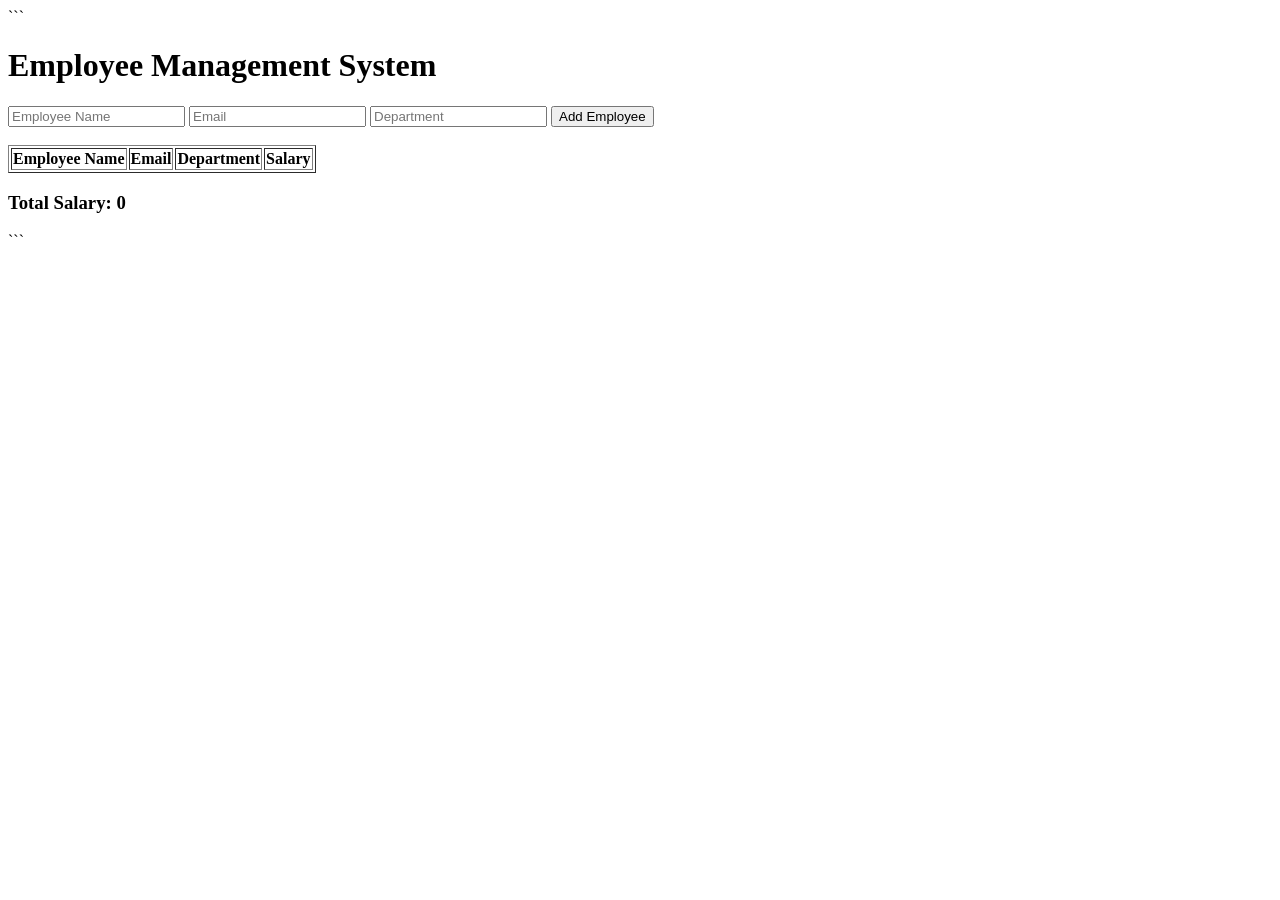
<file: 29-9-2026/index.html>
<!DOCTYPE html>

<html>
<head>
    <title>Employee Management System</title>
</head>
<body>

```
<h1>Employee Management System</h1>

<form id="employeeForm">

    <input type="text" id="name" placeholder="Employee Name" required>
    <input type="email" id="email" placeholder="Email" required>
    <input type="text" id="department" placeholder="Department" required>

    <button type="submit">Add Employee</button>

</form>

<br>

<table border="1">
    <tr>
        <th>Employee Name</th>
        <th>Email</th>
        <th>Department</th>
        <th>Salary</th>
    </tr>

    <tbody id="employeeTable"></tbody>
</table>

<h3>Total Salary: <span id="totalSalary">0</span></h3>

<script src="script.js"></script>
```

</body>
</html>
</file>
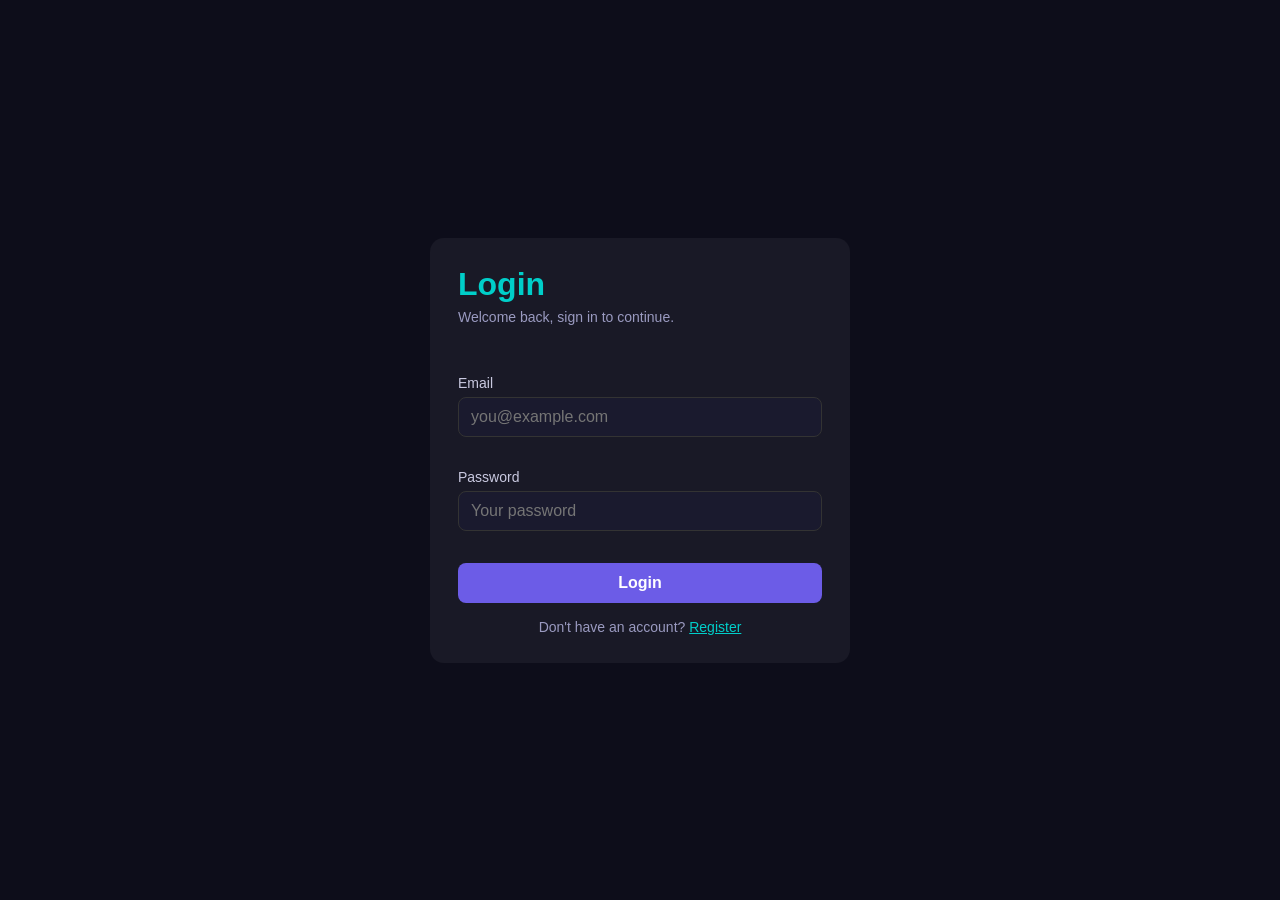
<file: JS-DOM-Manipulation-Exercise/index.html>
<!DOCTYPE html>
<html lang="en">
<head>
  <meta charset="UTF-8">
  <meta name="viewport" content="width=device-width, initial-scale=1.0">
  <title>Login</title>
  <link rel="stylesheet" href="style.css">
</head>
<body>
  <div class="card">
    <h1>Login</h1>
    <p class="subtitle">Welcome back, sign in to continue.</p>

    <p id="form-message" class="message"></p>

    <form id="login-form" novalidate>
      <div class="field">
        <label for="email">Email</label>
        <input type="email" id="email" placeholder="you@example.com">
        <p id="email-error" class="error"></p>
      </div>

      <div class="field">
        <label for="password">Password</label>
        <input type="password" id="password" placeholder="Your password">
        <p id="password-error" class="error"></p>
      </div>

      <button type="submit">Login</button>
    </form>

    <p class="switch">Don't have an account? <a href="register.html">Register</a></p>
  </div>

  <script src="storage.js"></script>
  <script src="login.js"></script>
</body>
</html>
</file>
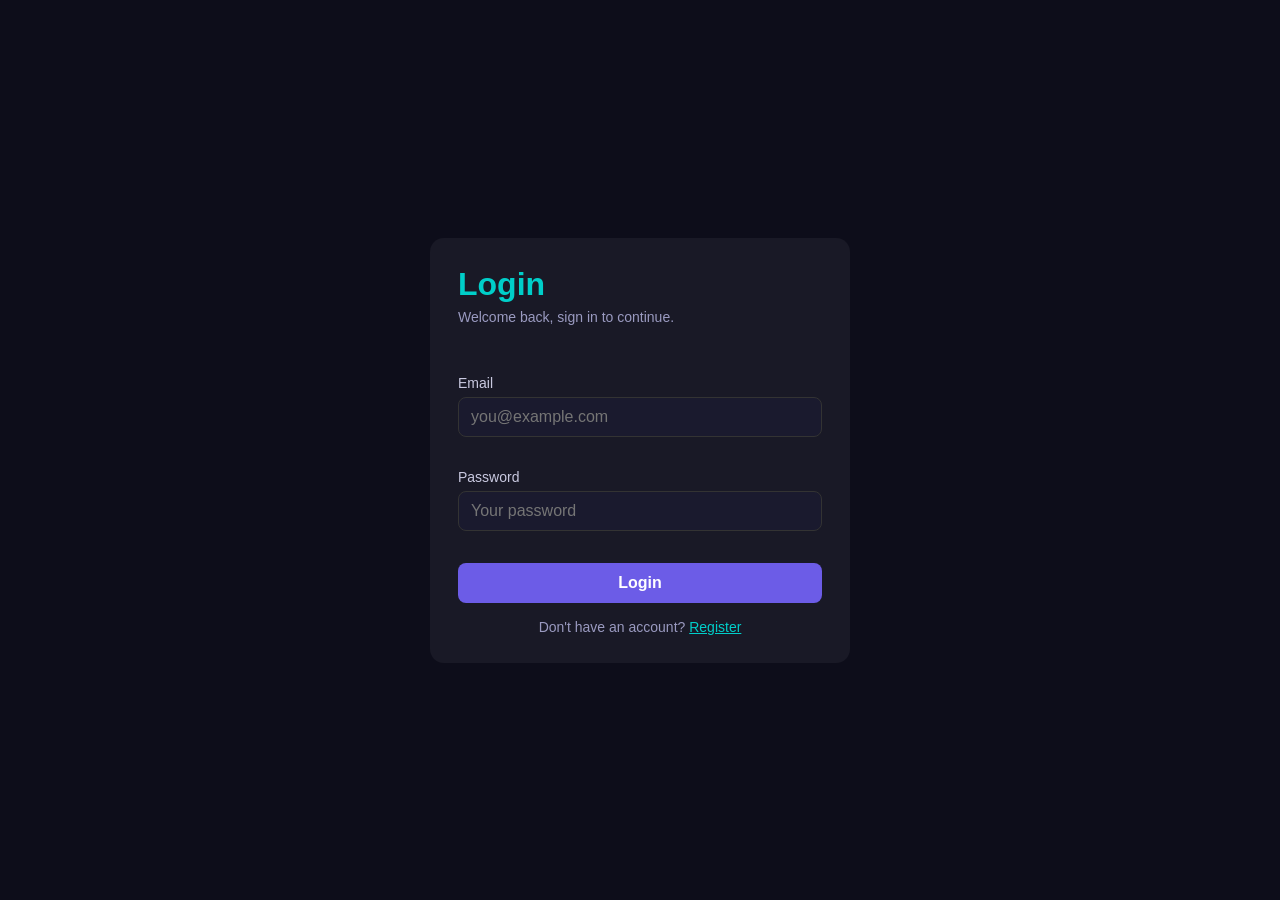
<file: JS-DOM-Manipulation-Exercise/admin.html>
<!DOCTYPE html>
<html lang="en">
<head>
  <meta charset="UTF-8">
  <meta name="viewport" content="width=device-width, initial-scale=1.0">
  <title>Admin Dashboard</title>
  <link rel="stylesheet" href="style.css">
</head>
<body>
  <div class="card wide">
    <div class="top-bar">
      <h1>Admin Dashboard</h1>
      <div>
        <a href="dashboard.html" class="checklist-link">Mission Checklist</a>
        <button id="logout-btn" class="logout-btn">Logout</button>
      </div>
    </div>

    <p class="subtitle" id="admin-info"></p>
    <p class="subtitle" id="users-count"></p>

    <div class="table-wrap">
      <table>
        <thead>
          <tr>
            <th>#</th>
            <th>Name</th>
            <th>Email</th>
            <th>Role</th>
          </tr>
        </thead>
        <tbody id="users-table"></tbody>
      </table>
    </div>
  </div>

  <script src="storage.js"></script>
  <script src="admin.js"></script>
</body>
</html>
</file>
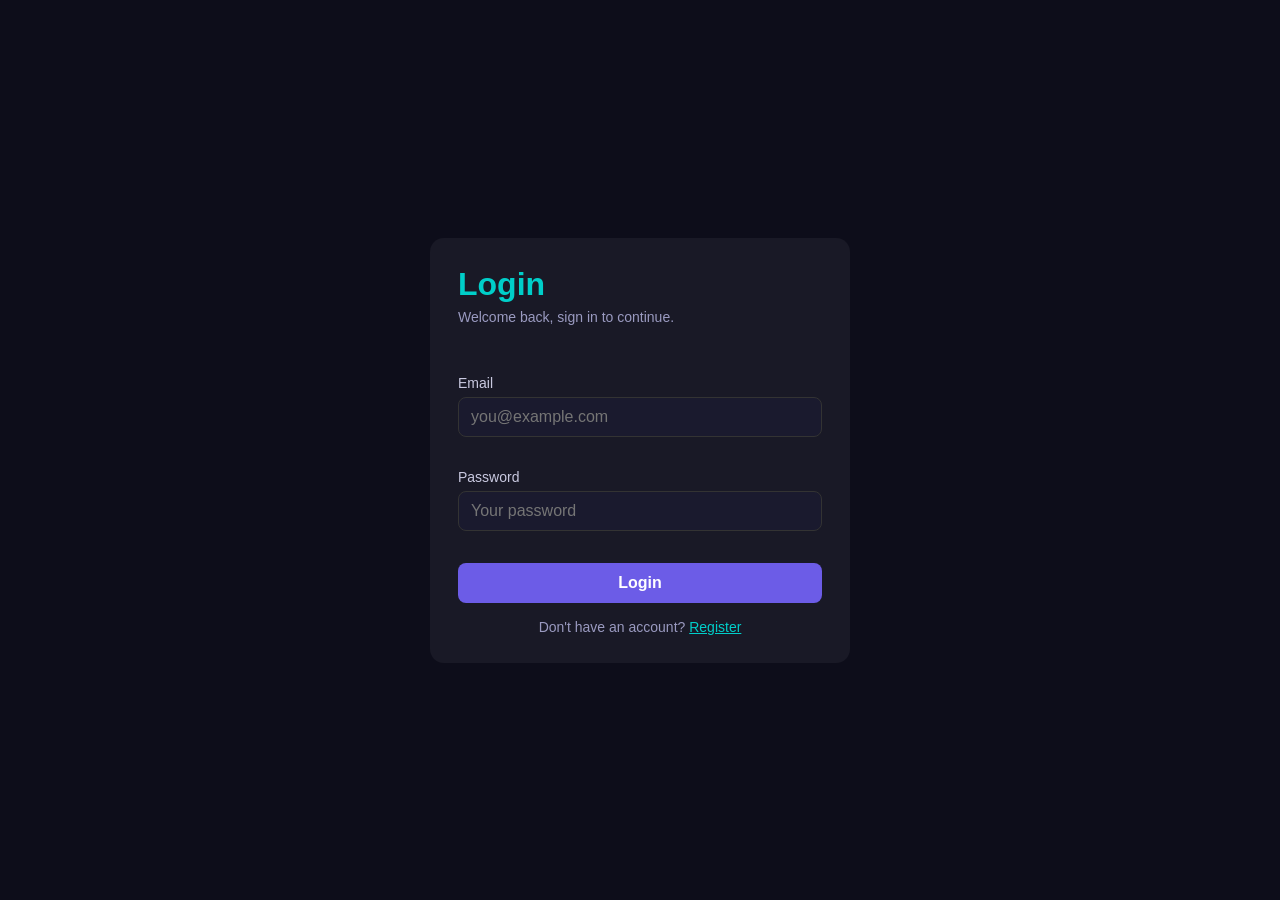
<file: JS-DOM-Manipulation-Exercise/dashboard.html>
<!DOCTYPE html>
<html lang="en">
<head>
  <meta charset="UTF-8">
  <meta name="viewport" content="width=device-width, initial-scale=1.0">
  <title>Mission Checklist</title>
  <style>
    * { margin: 0; padding: 0; box-sizing: border-box; }
    body { font-family: 'Segoe UI', Arial, sans-serif; background: #0d0d1a; color: #f4f4f8; padding: 40px 16px; }
    .app { max-width: 520px; margin: 0 auto; background: rgba(255,255,255,0.05); border-radius: 14px; padding: 28px; }
    h1 { color: #00CEC9; margin-bottom: 4px; }
    .subtitle { color: #9a9ac0; margin-bottom: 20px; font-size: 14px; }
    form { display: flex; gap: 8px; margin-bottom: 6px; }
    input { flex: 1; padding: 10px 12px; border-radius: 8px; border: 1px solid #333; background: #1a1a2e; color: #fff; font: inherit; }
    button { padding: 10px 16px; border: none; border-radius: 8px; cursor: pointer; font: inherit; font-weight: 600; }
    #task-form button { background: #6C5CE7; color: #fff; }
    #char-count { font-size: 12px; color: #9a9ac0; margin-bottom: 16px; }
    .filters { display: flex; gap: 8px; margin-bottom: 16px; }
    .filter-btn { background: #1a1a2e; color: #c9c9e0; }
    .filter-btn.active { background: #00CEC9; color: #0d0d1a; }
    ul { list-style: none; }
    li { display: flex; justify-content: space-between; align-items: center; background: #1a1a2e; padding: 12px 14px; border-radius: 8px; margin-bottom: 8px; }
    .task-text { cursor: pointer; flex: 1; }
    li.done .task-text { text-decoration: line-through; color: #6b6b8a; }
    .delete-btn { background: #FD79A8; color: #fff; padding: 6px 12px; font-size: 13px; }
    .footer { display: flex; justify-content: space-between; align-items: center; margin-top: 16px; font-size: 14px; color: #9a9ac0; }
    #clear-done { background: transparent; color: #FD79A8; padding: 0; }
    #empty-msg { text-align: center; color: #6b6b8a; padding: 20px 0; }
    .hidden { display: none; }
    .user-bar { display: flex; justify-content: space-between; align-items: center; gap: 12px; background: #1a1a2e; border-radius: 10px; padding: 12px 14px; margin-bottom: 20px; }
    .user-name { font-weight: 600; }
    .user-details { font-size: 13px; color: #9a9ac0; }
    #logout-btn { background: #FD79A8; color: #fff; padding: 8px 14px; font-size: 13px; }
  </style>
</head>
<body>

  <div class="app">
    <div class="user-bar">
      <div>
        <p class="user-name" id="user-name"></p>
        <p class="user-details" id="user-details"></p>
      </div>
      <button id="logout-btn">Logout</button>
    </div>

    <h1>Mission Checklist</h1>
    <p class="subtitle">Everything the crew must finish before launch.</p>

    <form id="task-form">
      <input type="text" id="task-input" placeholder="e.g. Check the fuel levels" maxlength="50">
      <button type="submit">Add</button>
    </form>
    <p id="char-count">0 / 50</p>

    <div class="filters">
      <button class="filter-btn active" data-filter="all">All</button>
      <button class="filter-btn" data-filter="active">Active</button>
      <button class="filter-btn" data-filter="done">Done</button>
    </div>

    <ul id="task-list"></ul>

    <p id="empty-msg" class="hidden">No tasks yet. Add your first mission task.</p>

    <div class="footer">
      <span id="counter">0 task(s) remaining</span>
      <button id="clear-done">Clear completed</button>
    </div>
  </div>

  <script src="storage.js"></script>
  <script src="dashboard.js"></script>
  <script src="script.js"></script>

</body>
</html>
</file>
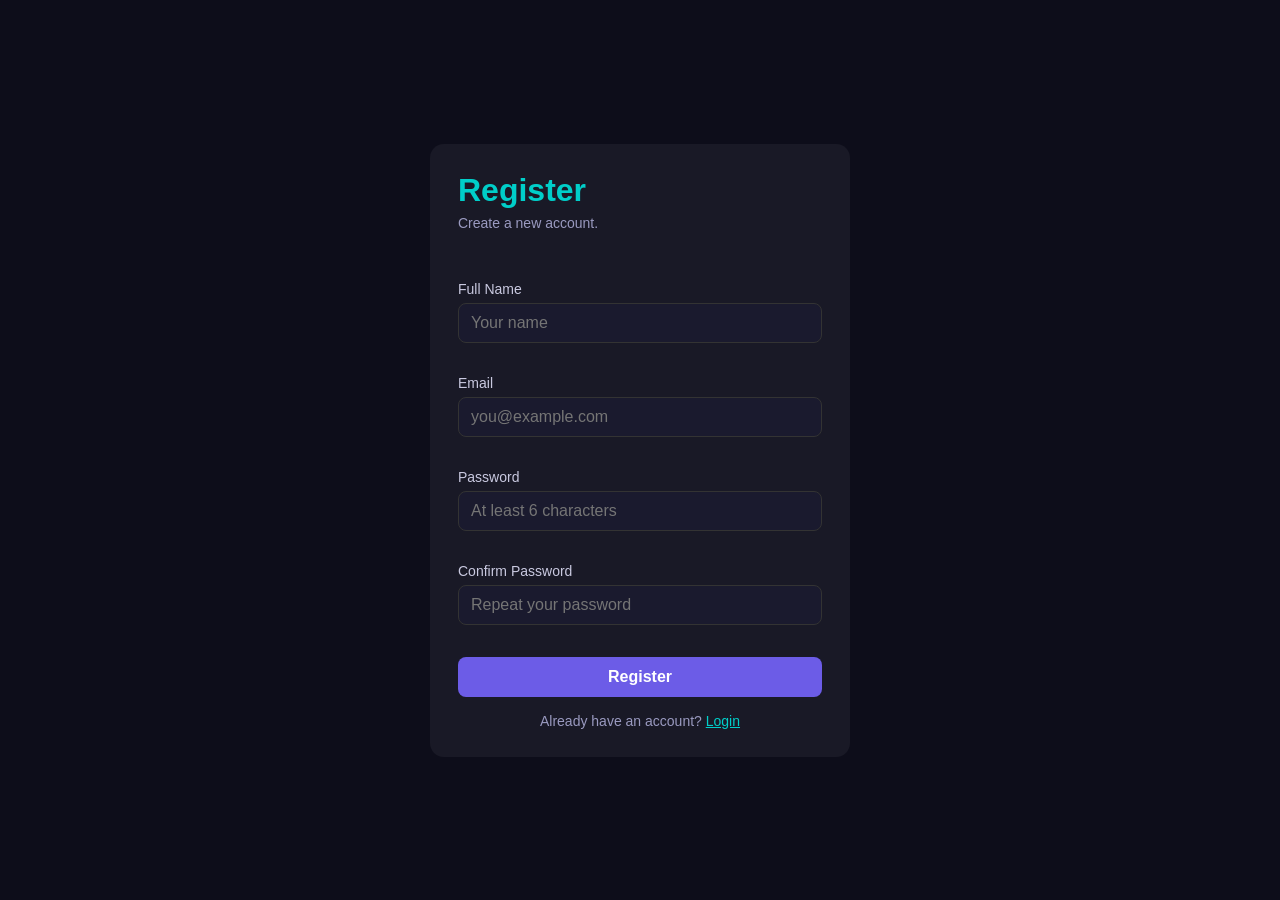
<file: JS-DOM-Manipulation-Exercise/register.html>
<!DOCTYPE html>
<html lang="en">
<head>
  <meta charset="UTF-8">
  <meta name="viewport" content="width=device-width, initial-scale=1.0">
  <title>Register</title>
  <link rel="stylesheet" href="style.css">
</head>
<body>
  <div class="card">
    <h1>Register</h1>
    <p class="subtitle">Create a new account.</p>

    <p id="form-message" class="message"></p>

    <form id="register-form" novalidate>
      <div class="field">
        <label for="name">Full Name</label>
        <input type="text" id="name" placeholder="Your name">
        <p id="name-error" class="error"></p>
      </div>

      <div class="field">
        <label for="email">Email</label>
        <input type="email" id="email" placeholder="you@example.com">
        <p id="email-error" class="error"></p>
      </div>

      <div class="field">
        <label for="password">Password</label>
        <input type="password" id="password" placeholder="At least 6 characters">
        <p id="password-error" class="error"></p>
      </div>

      <div class="field">
        <label for="confirm-password">Confirm Password</label>
        <input type="password" id="confirm-password" placeholder="Repeat your password">
        <p id="confirm-error" class="error"></p>
      </div>

      <button type="submit">Register</button>
    </form>

    <p class="switch">Already have an account? <a href="index.html">Login</a></p>
  </div>

  <script src="storage.js"></script>
  <script src="register.js"></script>
</body>
</html>
</file>
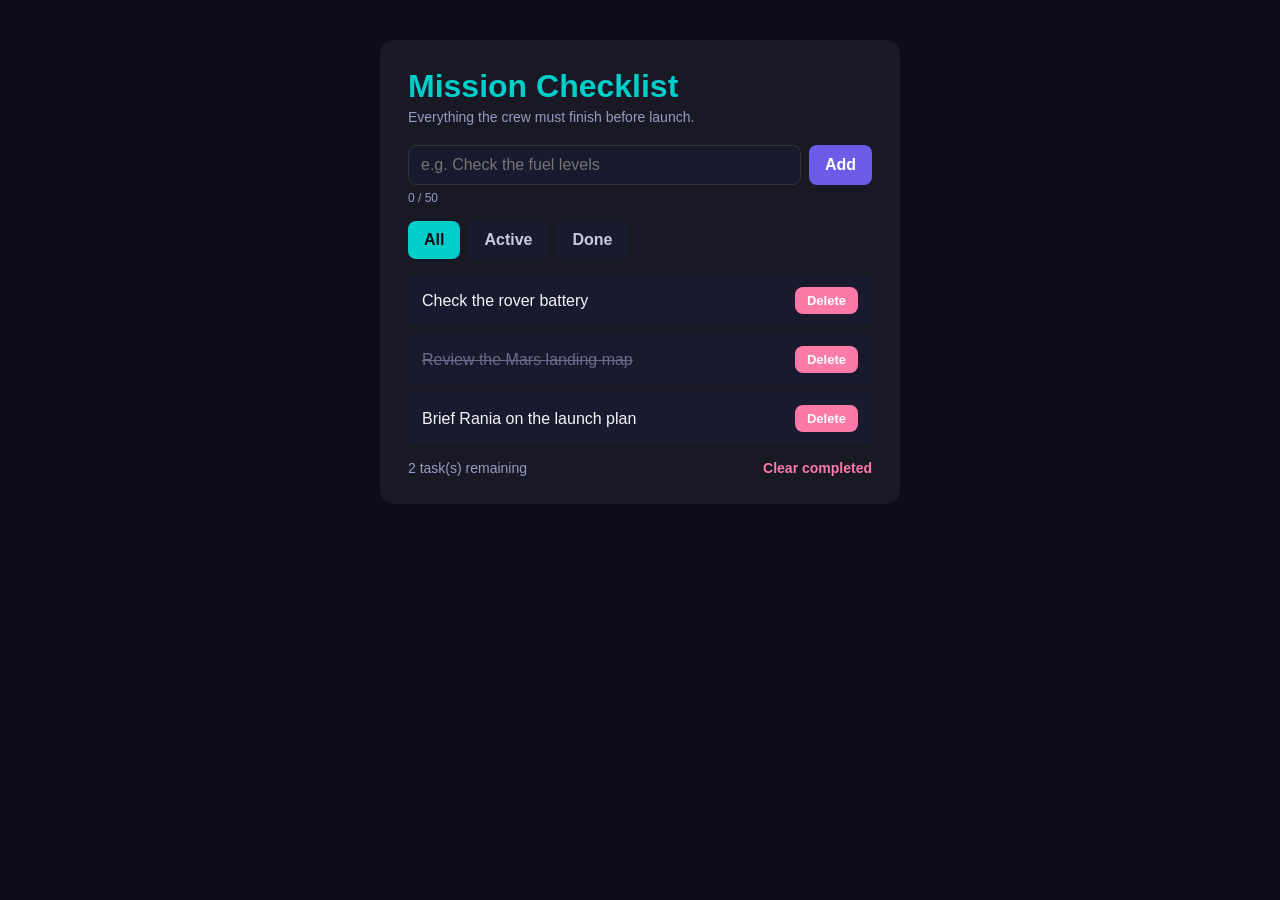
<file: 24-9-2026/part two/index (2).html>
<!DOCTYPE html>
<html lang="en">
<head>
  <meta charset="UTF-8">
  <meta name="viewport" content="width=device-width, initial-scale=1.0">
  <title>Mission Checklist</title>

  <!-- The styling is already done for you. Your job is the JavaScript.
       Notice the classes .done, .hidden, and .active below:
       your code will add and remove them with classList. -->
  <style>
    * { margin: 0; padding: 0; box-sizing: border-box; }
    body { font-family: 'Segoe UI', Arial, sans-serif; background: #0d0d1a; color: #f4f4f8; padding: 40px 16px; }
    .app { max-width: 520px; margin: 0 auto; background: rgba(255,255,255,0.05); border-radius: 14px; padding: 28px; }
    h1 { color: #00CEC9; margin-bottom: 4px; }
    .subtitle { color: #9a9ac0; margin-bottom: 20px; font-size: 14px; }
    form { display: flex; gap: 8px; margin-bottom: 6px; }
    input { flex: 1; padding: 10px 12px; border-radius: 8px; border: 1px solid #333; background: #1a1a2e; color: #fff; font: inherit; }
    button { padding: 10px 16px; border: none; border-radius: 8px; cursor: pointer; font: inherit; font-weight: 600; }
    #task-form button { background: #6C5CE7; color: #fff; }
    #char-count { font-size: 12px; color: #9a9ac0; margin-bottom: 16px; }
    .filters { display: flex; gap: 8px; margin-bottom: 16px; }
    .filter-btn { background: #1a1a2e; color: #c9c9e0; }
    .filter-btn.active { background: #00CEC9; color: #0d0d1a; }
    ul { list-style: none; }
    li { display: flex; justify-content: space-between; align-items: center; background: #1a1a2e; padding: 12px 14px; border-radius: 8px; margin-bottom: 8px; }
    .task-text { cursor: pointer; flex: 1; }
    li.done .task-text { text-decoration: line-through; color: #6b6b8a; }
    .delete-btn { background: #FD79A8; color: #fff; padding: 6px 12px; font-size: 13px; }
    .footer { display: flex; justify-content: space-between; align-items: center; margin-top: 16px; font-size: 14px; color: #9a9ac0; }
    #clear-done { background: transparent; color: #FD79A8; padding: 0; }
    #empty-msg { text-align: center; color: #6b6b8a; padding: 20px 0; }
    .hidden { display: none; }
  </style>
</head>
<body>

  <div class="app">
    <h1>Mission Checklist</h1>
    <p class="subtitle">Everything the crew must finish before launch.</p>

    <!-- Form to add a new task -->
    <form id="task-form">
      <input type="text" id="task-input" placeholder="e.g. Check the fuel levels" maxlength="50">
      <button type="submit">Add</button>
    </form>
    <p id="char-count">0 / 50</p>

    <!-- Filter buttons (used in the BONUS steps).
         data-filter stores which filter each button applies. -->
    <div class="filters">
      <button class="filter-btn active" data-filter="all">All</button>
      <button class="filter-btn" data-filter="active">Active</button>
      <button class="filter-btn" data-filter="done">Done</button>
    </div>

    <!-- EMPTY on purpose: your JavaScript builds the items -->
    <ul id="task-list"></ul>

    <!-- Shown only when there are no tasks at all -->
    <p id="empty-msg" class="hidden">No tasks yet. Add your first mission task.</p>

    <div class="footer">
      <span id="counter">0 task(s) remaining</span>
      <button id="clear-done">Clear completed</button>
    </div>
  </div>

  <!-- Script at the end of body, so all elements exist first -->
  <script src="script.js"></script>

</body>
</html>
</file>
<file: JS-DOM-Manipulation-Exercise/style.css>
* { margin: 0; padding: 0; box-sizing: border-box; }
body { font-family: 'Segoe UI', Arial, sans-serif; background: #0d0d1a; color: #f4f4f8; min-height: 100vh; display: flex; align-items: center; justify-content: center; padding: 24px 16px; }
.card { width: 100%; max-width: 420px; background: rgba(255,255,255,0.05); border-radius: 14px; padding: 28px; }
.card.wide { max-width: 760px; }
h1 { color: #00CEC9; margin-bottom: 6px; }
.subtitle { color: #9a9ac0; margin-bottom: 20px; font-size: 14px; }
.field { margin-bottom: 14px; }
label { display: block; font-size: 14px; margin-bottom: 6px; color: #c9c9e0; }
input { width: 100%; padding: 10px 12px; border-radius: 8px; border: 1px solid #333; background: #1a1a2e; color: #fff; font: inherit; }
input.invalid { border-color: #FD79A8; }
.error { color: #FD79A8; font-size: 12px; margin-top: 4px; min-height: 14px; }
.message { font-size: 14px; margin-bottom: 12px; min-height: 18px; }
.message.error-msg { color: #FD79A8; }
.message.success-msg { color: #00CEC9; }
button { width: 100%; padding: 11px 16px; border: none; border-radius: 8px; cursor: pointer; font: inherit; font-weight: 600; background: #6C5CE7; color: #fff; }
.logout-btn { width: auto; background: #FD79A8; }
.switch { margin-top: 16px; font-size: 14px; color: #9a9ac0; text-align: center; }
a { color: #00CEC9; }
.top-bar { display: flex; justify-content: space-between; align-items: center; margin-bottom: 20px; gap: 12px; }
.info { list-style: none; }
.info li { display: flex; justify-content: space-between; background: #1a1a2e; padding: 12px 14px; border-radius: 8px; margin-bottom: 8px; }
.info span:first-child { color: #9a9ac0; }
table { width: 100%; border-collapse: collapse; font-size: 14px; }
th, td { text-align: left; padding: 10px; border-bottom: 1px solid #2a2a44; }
th { color: #9a9ac0; font-weight: 600; }
.badge { padding: 3px 10px; border-radius: 12px; font-size: 12px; background: #1a1a2e; }
.badge.admin { background: #00CEC9; color: #0d0d1a; }
.table-wrap { overflow-x: auto; }
.checklist-link { margin-right: 12px; font-size: 14px; }
</file>
